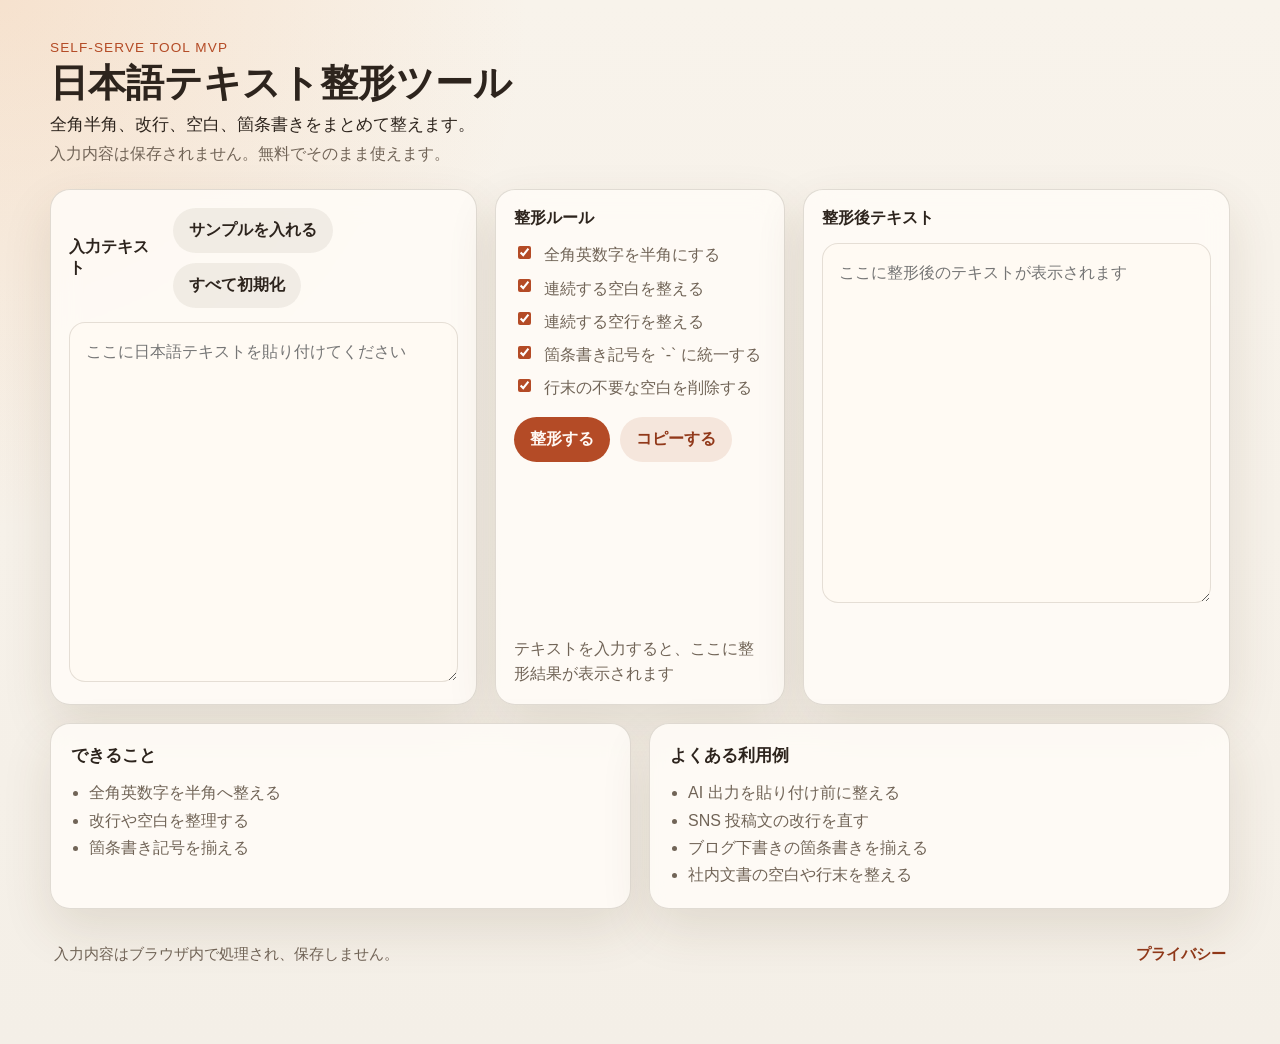
<file: index.html>
<!DOCTYPE html>
<html lang="ja">
  <head>
    <meta charset="UTF-8" />
    <meta name="viewport" content="width=device-width, initial-scale=1.0" />
    <title>日本語テキスト整形ツール</title>
    <meta
      name="description"
      content="全角半角、改行、空白、箇条書きをまとめて整える日本語テキスト整形ツールです。"
    />
    <meta name="robots" content="index,follow" />
    <meta name="theme-color" content="#f4efe7" />
    <meta property="og:type" content="website" />
    <meta property="og:title" content="日本語テキスト整形ツール" />
    <meta
      property="og:description"
      content="全角半角、改行、空白、箇条書きをまとめて整える日本語テキスト整形ツールです。"
    />
    <meta property="og:url" content="https://acy05.github.io/japanese-text-formatter/" />
    <meta property="og:site_name" content="日本語テキスト整形ツール" />
    <link rel="canonical" href="https://acy05.github.io/japanese-text-formatter/" />
    <link rel="stylesheet" href="./styles.css" />
  </head>
  <body>
    <main class="page">
      <section class="hero">
        <p class="eyebrow">Self-Serve Tool MVP</p>
        <h1>日本語テキスト整形ツール</h1>
        <p class="lead">全角半角、改行、空白、箇条書きをまとめて整えます。</p>
        <p class="note">入力内容は保存されません。無料でそのまま使えます。</p>
      </section>

      <section class="workspace">
        <div class="panel">
          <div class="panel-header">
            <label for="inputText">入力テキスト</label>
            <div class="header-actions">
              <button type="button" id="fillSampleButton" class="ghost">サンプルを入れる</button>
              <button type="button" id="resetButton" class="ghost">すべて初期化</button>
            </div>
          </div>
          <textarea
            id="inputText"
            placeholder="ここに日本語テキストを貼り付けてください"
            spellcheck="false"
          ></textarea>
        </div>

        <div class="panel controls-panel">
          <div class="panel-header">
            <span>整形ルール</span>
          </div>
          <div class="rule-list">
            <label><input type="checkbox" id="ruleFullWidth" checked /> 全角英数字を半角にする</label>
            <label><input type="checkbox" id="ruleSpaces" checked /> 連続する空白を整える</label>
            <label><input type="checkbox" id="ruleBlankLines" checked /> 連続する空行を整える</label>
            <label><input type="checkbox" id="ruleBullets" checked /> 箇条書き記号を `-` に統一する</label>
            <label><input type="checkbox" id="ruleTrimTrailing" checked /> 行末の不要な空白を削除する</label>
          </div>
          <div class="primary-actions">
            <button type="button" id="formatButton" class="primary">整形する</button>
            <button type="button" id="copyButton" class="secondary">コピーする</button>
          </div>
          <p id="statusMessage" class="status" aria-live="polite">
            テキストを入力すると、ここに整形結果が表示されます
          </p>
        </div>

        <div class="panel">
          <div class="panel-header">
            <label for="outputText">整形後テキスト</label>
          </div>
          <textarea
            id="outputText"
            placeholder="ここに整形後のテキストが表示されます"
            readonly
            spellcheck="false"
          ></textarea>
        </div>
      </section>

      <section class="info-grid">
        <article class="info-card">
          <h2>できること</h2>
          <ul>
            <li>全角英数字を半角へ整える</li>
            <li>改行や空白を整理する</li>
            <li>箇条書き記号を揃える</li>
          </ul>
        </article>

        <article class="info-card">
          <h2>よくある利用例</h2>
          <ul>
            <li>AI 出力を貼り付け前に整える</li>
            <li>SNS 投稿文の改行を直す</li>
            <li>ブログ下書きの箇条書きを揃える</li>
            <li>社内文書の空白や行末を整える</li>
          </ul>
        </article>
      </section>

      <footer class="site-footer">
        <p>入力内容はブラウザ内で処理され、保存しません。</p>
        <a href="./privacy.html">プライバシー</a>
      </footer>
    </main>

    <script src="./script.js"></script>
    <script
      defer
      src="https://static.cloudflareinsights.com/beacon.min.js"
      data-cf-beacon='{"token":"edd8185916dd4850abebc526f5f669e2"}'
    ></script>
  </body>
</html>
</file>
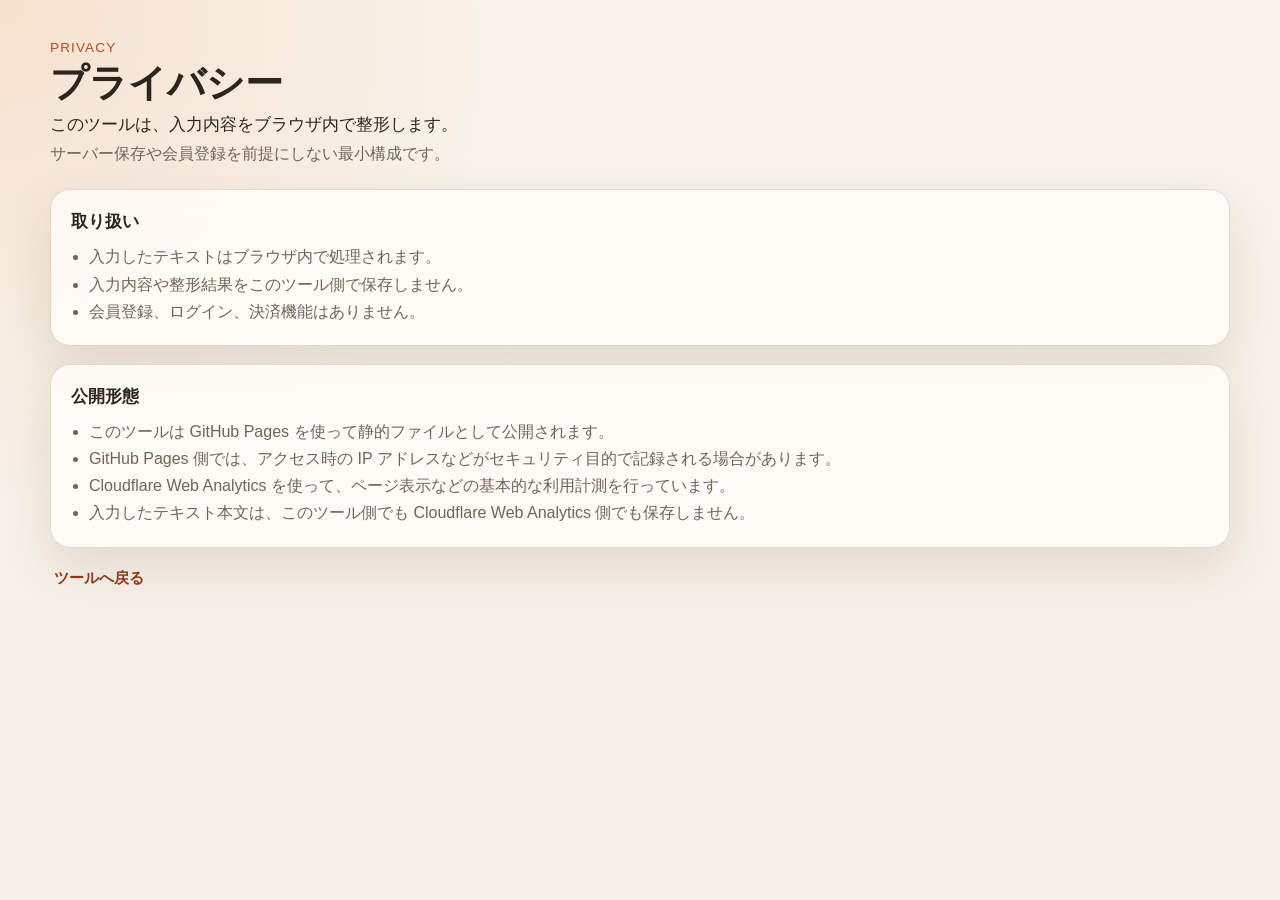
<file: privacy.html>
<!DOCTYPE html>
<html lang="ja">
  <head>
    <meta charset="UTF-8" />
    <meta name="viewport" content="width=device-width, initial-scale=1.0" />
    <title>プライバシー | 日本語テキスト整形ツール</title>
    <meta
      name="description"
      content="日本語テキスト整形ツールのプライバシー情報です。入力内容はブラウザ内で処理され、保存しません。"
    />
    <meta name="robots" content="index,follow" />
    <meta name="theme-color" content="#f4efe7" />
    <link rel="stylesheet" href="./styles.css" />
  </head>
  <body>
    <main class="page">
      <section class="hero hero-narrow">
        <p class="eyebrow">Privacy</p>
        <h1>プライバシー</h1>
        <p class="lead">このツールは、入力内容をブラウザ内で整形します。</p>
        <p class="note">サーバー保存や会員登録を前提にしない最小構成です。</p>
      </section>

      <section class="info-grid single-column">
        <article class="info-card prose-card">
          <h2>取り扱い</h2>
          <ul>
            <li>入力したテキストはブラウザ内で処理されます。</li>
            <li>入力内容や整形結果をこのツール側で保存しません。</li>
            <li>会員登録、ログイン、決済機能はありません。</li>
          </ul>
        </article>

        <article class="info-card prose-card">
          <h2>公開形態</h2>
          <ul>
            <li>このツールは GitHub Pages を使って静的ファイルとして公開されます。</li>
            <li>GitHub Pages 側では、アクセス時の IP アドレスなどがセキュリティ目的で記録される場合があります。</li>
            <li>Cloudflare Web Analytics を使って、ページ表示などの基本的な利用計測を行っています。</li>
            <li>入力したテキスト本文は、このツール側でも Cloudflare Web Analytics 側でも保存しません。</li>
          </ul>
        </article>
      </section>

      <footer class="site-footer">
        <a href="./index.html">ツールへ戻る</a>
      </footer>
    </main>
  </body>
</html>
</file>
<file: styles.css>
:root {
  color-scheme: light;
  --bg: #f4efe7;
  --surface: rgba(255, 252, 247, 0.86);
  --surface-strong: #fffaf3;
  --line: rgba(92, 77, 58, 0.18);
  --text: #2d241d;
  --muted: #716457;
  --accent: #b44b26;
  --accent-strong: #91391a;
  --shadow: 0 20px 50px rgba(86, 60, 28, 0.12);
}

* {
  box-sizing: border-box;
}

body {
  margin: 0;
  min-height: 100vh;
  font-family: "Hiragino Sans", "Noto Sans JP", sans-serif;
  background:
    radial-gradient(circle at top left, rgba(240, 175, 121, 0.25), transparent 32%),
    linear-gradient(180deg, #f8f3eb 0%, var(--bg) 100%);
  color: var(--text);
}

.page {
  width: min(1180px, calc(100% - 32px));
  margin: 0 auto;
  padding: 40px 0 64px;
}

.hero {
  margin-bottom: 24px;
}

.eyebrow {
  margin: 0 0 8px;
  font-size: 0.85rem;
  letter-spacing: 0.08em;
  text-transform: uppercase;
  color: var(--accent);
}

h1 {
  margin: 0 0 10px;
  font-size: clamp(2rem, 3vw, 3.4rem);
  line-height: 1.05;
}

.lead,
.note {
  margin: 0;
  max-width: 720px;
}

.lead {
  font-size: 1.05rem;
  color: var(--text);
}

.note {
  margin-top: 8px;
  color: var(--muted);
}

.workspace {
  display: grid;
  grid-template-columns: minmax(0, 1.3fr) minmax(290px, 0.7fr) minmax(0, 1.3fr);
  gap: 18px;
}

.panel,
.info-card {
  background: var(--surface);
  backdrop-filter: blur(14px);
  border: 1px solid var(--line);
  border-radius: 20px;
  box-shadow: var(--shadow);
}

.panel {
  padding: 18px;
}

.panel-header {
  display: flex;
  align-items: center;
  justify-content: space-between;
  gap: 12px;
  margin-bottom: 14px;
  font-weight: 700;
}

.header-actions,
.primary-actions {
  display: flex;
  flex-wrap: wrap;
  gap: 10px;
}

textarea {
  width: 100%;
  min-height: 360px;
  resize: vertical;
  padding: 16px;
  border: 1px solid rgba(92, 77, 58, 0.16);
  border-radius: 16px;
  background: var(--surface-strong);
  color: var(--text);
  font: inherit;
  line-height: 1.65;
}

textarea:focus {
  outline: 2px solid rgba(180, 75, 38, 0.28);
  border-color: rgba(180, 75, 38, 0.35);
}

.controls-panel {
  display: flex;
  flex-direction: column;
}

.rule-list {
  display: grid;
  gap: 10px;
  margin-bottom: 18px;
  color: var(--muted);
}

.rule-list label {
  display: flex;
  align-items: flex-start;
  gap: 10px;
  line-height: 1.45;
}

input[type="checkbox"] {
  margin-top: 0.2em;
  accent-color: var(--accent);
}

button {
  appearance: none;
  border: 0;
  border-radius: 999px;
  padding: 12px 16px;
  font: inherit;
  font-weight: 700;
  cursor: pointer;
  transition: transform 120ms ease, opacity 120ms ease, background 120ms ease;
}

button:hover {
  transform: translateY(-1px);
}

button:active {
  transform: translateY(0);
}

.primary {
  background: var(--accent);
  color: #fff9f4;
}

.primary:hover {
  background: var(--accent-strong);
}

.secondary {
  background: rgba(180, 75, 38, 0.12);
  color: var(--accent-strong);
}

.ghost {
  background: rgba(92, 77, 58, 0.08);
  color: var(--text);
}

.status {
  margin: auto 0 0;
  padding-top: 18px;
  color: var(--muted);
  line-height: 1.55;
  min-height: 48px;
}

.status.error {
  color: #9d2e1e;
}

.status.success {
  color: #266246;
}

.info-grid {
  display: grid;
  grid-template-columns: repeat(2, minmax(0, 1fr));
  gap: 18px;
  margin-top: 18px;
}

.info-card {
  padding: 20px;
}

.info-card h2 {
  margin: 0 0 12px;
  font-size: 1.05rem;
}

.info-card ul {
  margin: 0;
  padding-left: 18px;
  color: var(--muted);
  line-height: 1.7;
}

.site-footer {
  display: flex;
  justify-content: space-between;
  align-items: center;
  gap: 12px;
  margin-top: 20px;
  padding: 0 4px;
  color: var(--muted);
  font-size: 0.95rem;
}

.site-footer a {
  color: var(--accent-strong);
  font-weight: 700;
  text-decoration: none;
}

.site-footer a:hover {
  text-decoration: underline;
}

.hero-narrow {
  max-width: 760px;
}

.single-column {
  grid-template-columns: 1fr;
}

.prose-card h2 {
  margin-bottom: 10px;
}

@media (max-width: 1120px) {
  .workspace {
    grid-template-columns: 1fr;
  }

  textarea {
    min-height: 240px;
  }

  .info-grid {
    grid-template-columns: 1fr;
  }
}

@media (max-width: 640px) {
  .page {
    width: min(100%, calc(100% - 20px));
    padding: 28px 0 48px;
  }

  h1 {
    font-size: clamp(1.75rem, 7.2vw, 2.15rem);
    line-height: 1.12;
    letter-spacing: -0.02em;
  }

  .lead {
    font-size: 0.98rem;
    line-height: 1.6;
  }

  .panel,
  .info-card {
    border-radius: 18px;
  }

  .panel {
    padding: 16px;
  }

  .site-footer {
    flex-direction: column;
    align-items: flex-start;
  }

  .panel-header {
    flex-direction: column;
    align-items: flex-start;
  }

  .panel-header label,
  .panel-header span {
    width: 100%;
  }

  .header-actions,
  .primary-actions {
    width: 100%;
  }

  .header-actions button,
  .primary-actions button {
    flex: 1 1 100%;
  }

  textarea {
    min-height: 220px;
    padding: 14px;
  }
}
</file>
